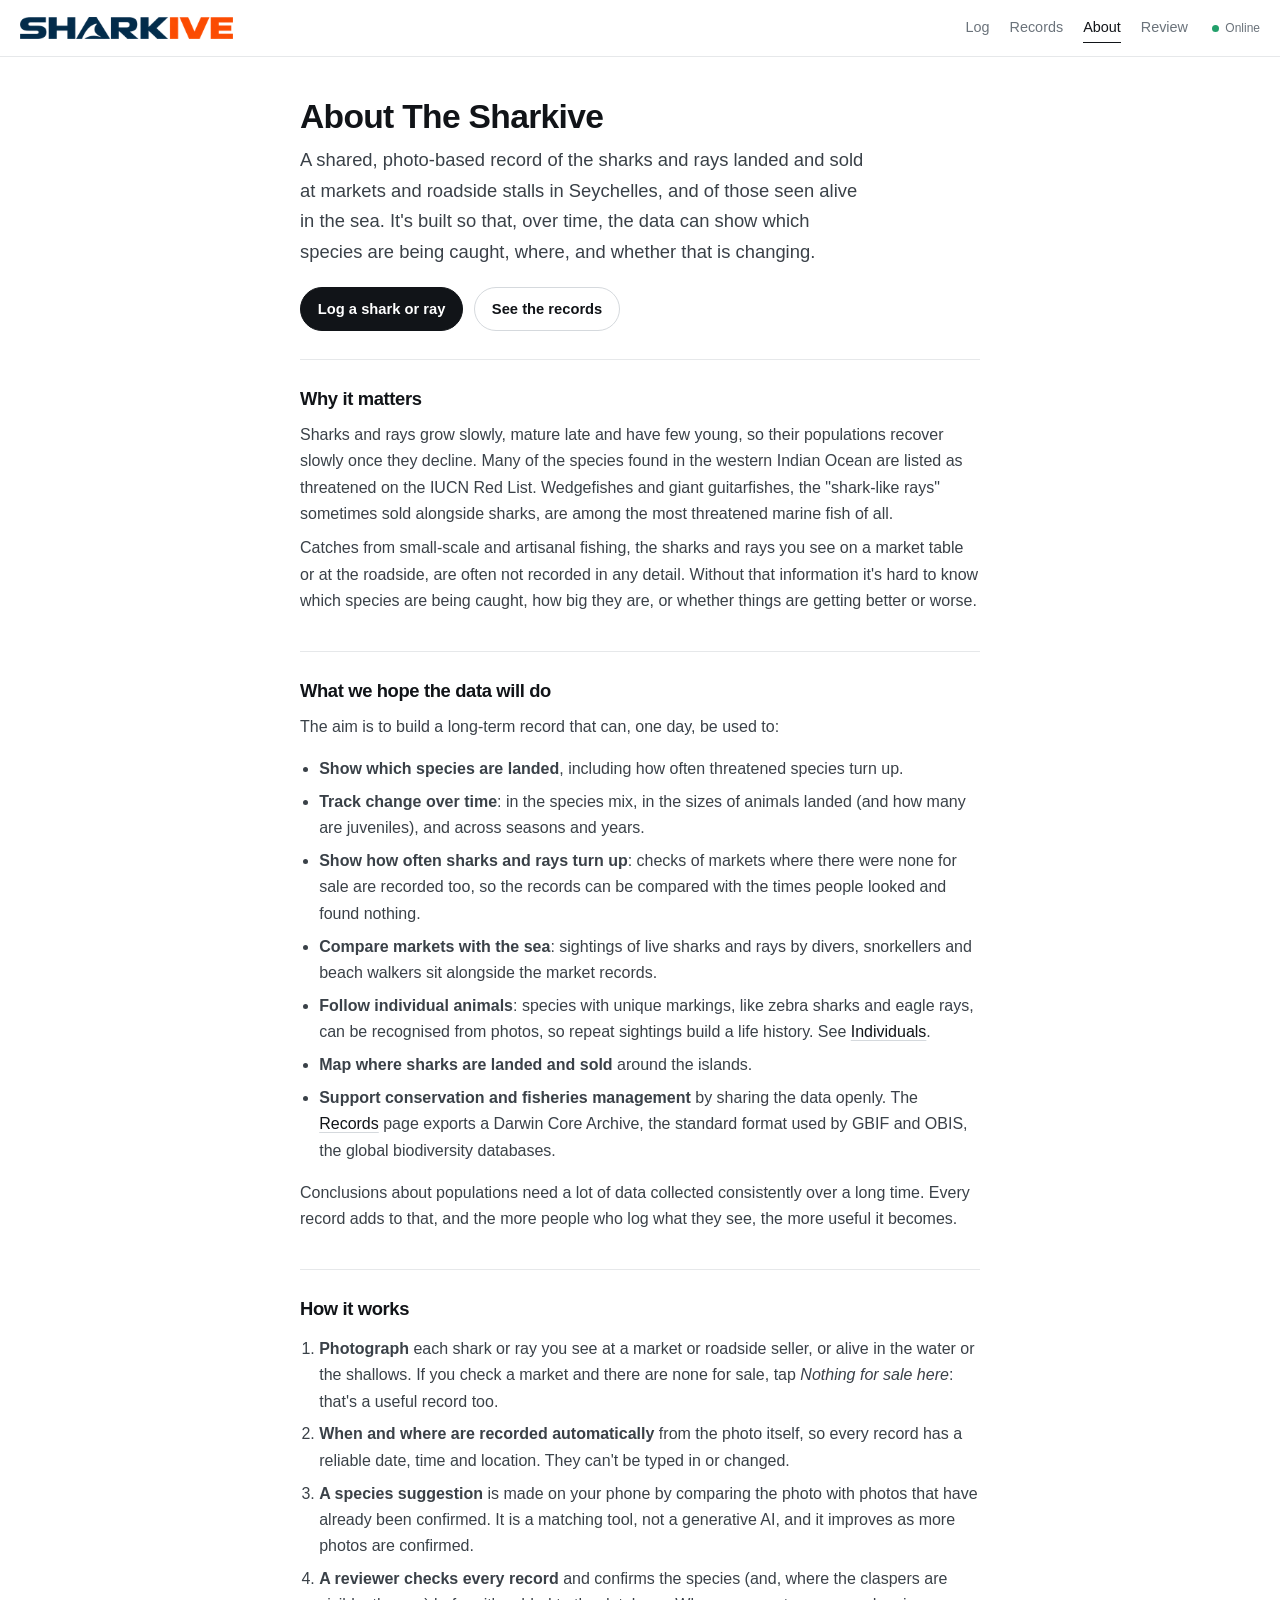
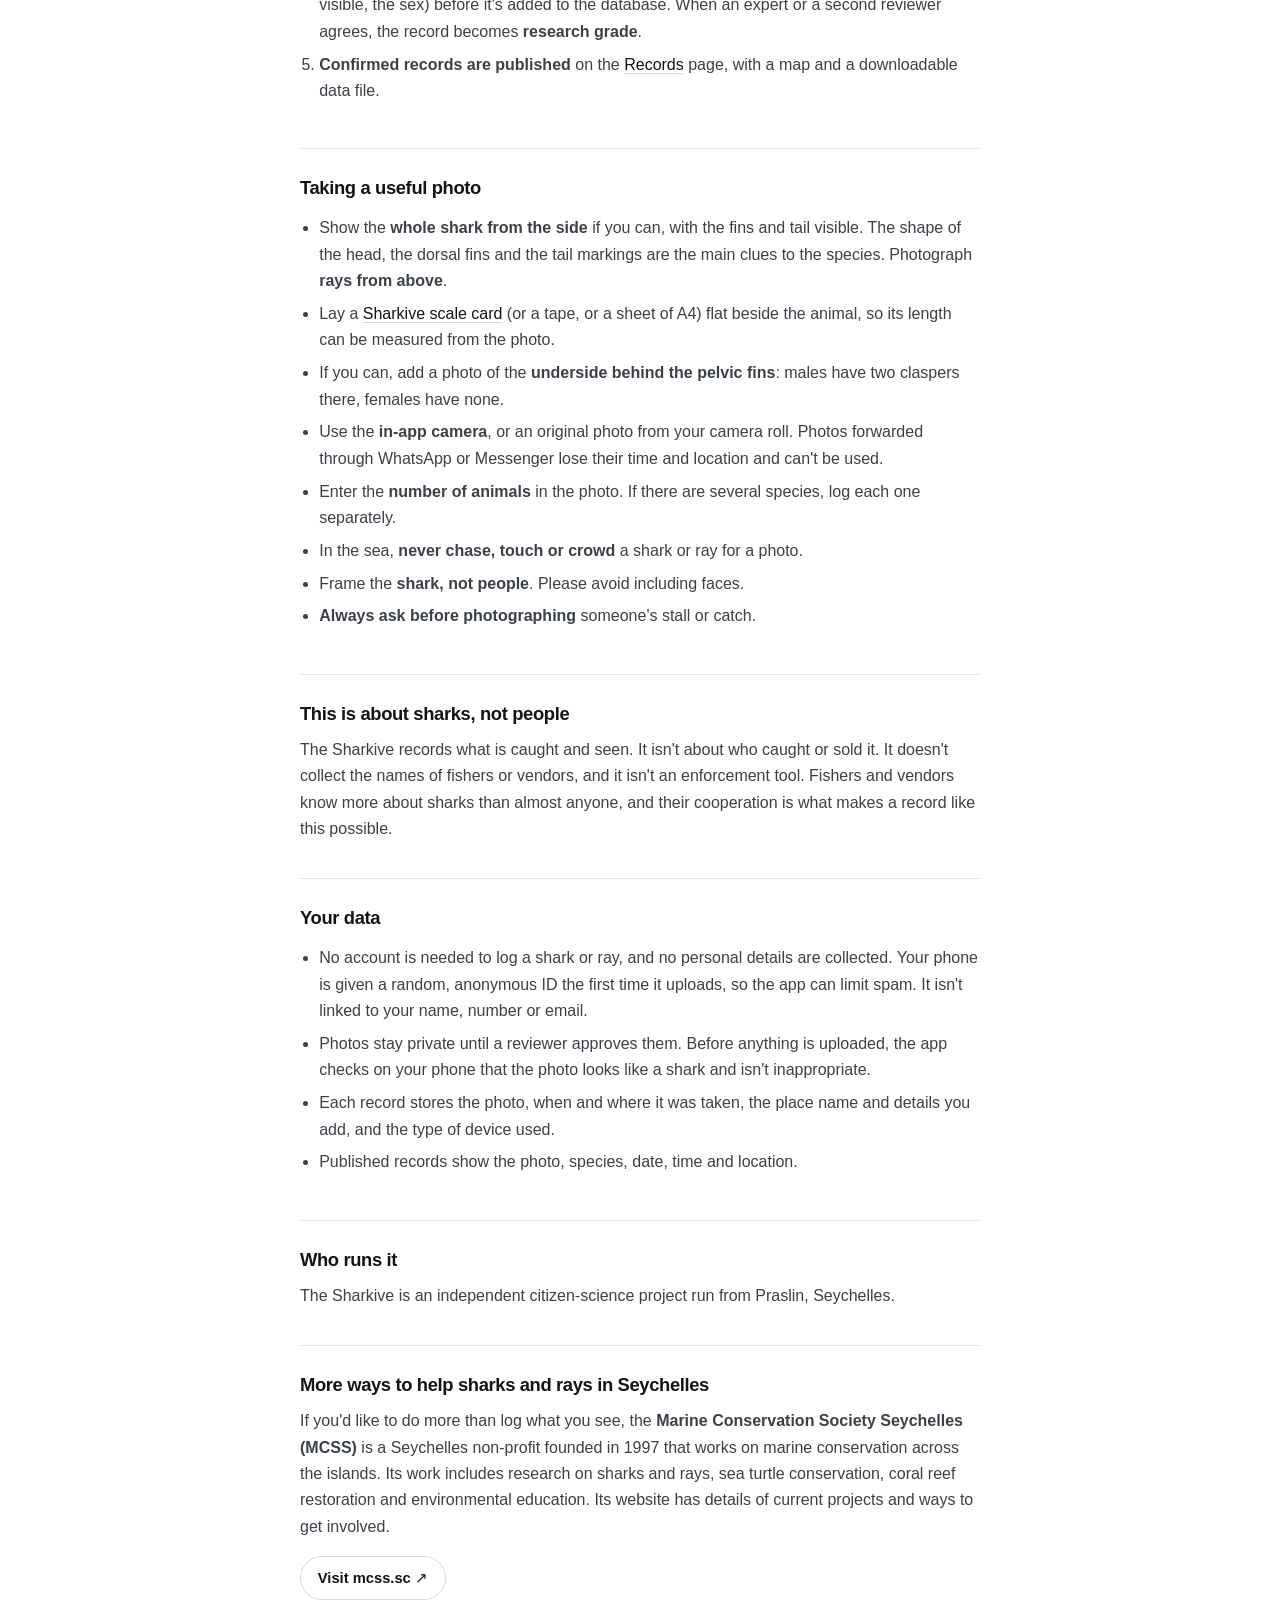
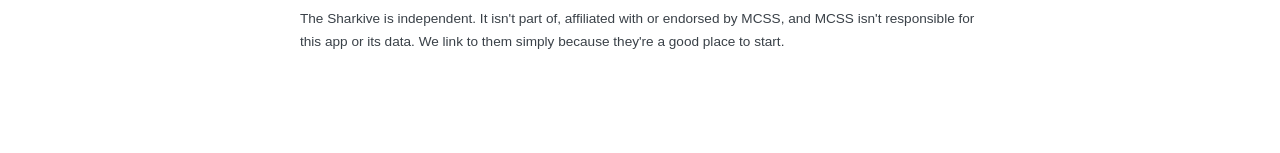
<file: about.html>
<!doctype html>
<html lang="en">
<head>
  <meta charset="utf-8">
  <meta name="viewport" content="width=device-width, initial-scale=1, viewport-fit=cover">
  <title>The Sharkive — about the project</title>
  <meta name="description" content="The Sharkive is a citizen-science record of sharks and rays landed and sold at markets in Seychelles, and seen alive in the sea, building long-term data to understand their populations and support conservation.">
  <meta name="theme-color" content="#ffffff">
  <meta name="apple-mobile-web-app-title" content="Sharkive">
  <link rel="manifest" href="manifest.webmanifest">
  <link rel="icon" href="icons/favicon-a-64.png?v=1" type="image/png">
  <link rel="icon" href="icons/favicon-a-dark-64.png?v=1" type="image/png" media="(prefers-color-scheme: dark)">
  <link rel="apple-touch-icon" href="icons/icon-192.png">
  <link rel="stylesheet" href="css/app.css?v=6">
</head>
<body>
  <header class="top">
    <a class="brand" href="index.html" aria-label="The Sharkive"><img class="brand-logo" width="213" height="22" src="icons/sharkive-wordmark.png?v=2" alt="The Sharkive"><img class="brand-icon" width="30" height="30" src="icons/icon-192.png" alt=""></a>
    <nav>
      <a href="index.html" data-page="log">Log</a>
      <a href="records.html" data-page="records">Records</a>
      <a href="about.html" data-page="about">About</a>
      <a href="review.html" data-page="review">Review</a>
    </nav>
    <span id="status" class="status">…</span>
  </header>

  <main class="wrap about">
    <section class="card hero">
      <h1>About The Sharkive</h1>
      <p class="lead">A shared, photo-based record of the sharks and rays landed and sold at markets and roadside stalls in Seychelles, and of those seen alive in the sea. It's built so that, over time, the data can show which species are being caught, where, and whether that is changing.</p>
      <a class="btn primary" href="index.html">Log a shark or ray</a>
      <a class="btn" href="records.html">See the records</a>
    </section>

    <section class="card">
      <h2>Why it matters</h2>
      <p>Sharks and rays grow slowly, mature late and have few young, so their populations recover slowly once they decline. Many of the species found in the western Indian Ocean are listed as threatened on the IUCN Red List. Wedgefishes and giant guitarfishes, the "shark-like rays" sometimes sold alongside sharks, are among the most threatened marine fish of all.</p>
      <p>Catches from small-scale and artisanal fishing, the sharks and rays you see on a market table or at the roadside, are often not recorded in any detail. Without that information it's hard to know which species are being caught, how big they are, or whether things are getting better or worse.</p>
    </section>

    <section class="card">
      <h2>What we hope the data will do</h2>
      <p>The aim is to build a long-term record that can, one day, be used to:</p>
      <ul>
        <li><strong>Show which species are landed</strong>, including how often threatened species turn up.</li>
        <li><strong>Track change over time</strong>: in the species mix, in the sizes of animals landed (and how many are juveniles), and across seasons and years.</li>
        <li><strong>Show how often sharks and rays turn up</strong>: checks of markets where there were none for sale are recorded too, so the records can be compared with the times people looked and found nothing.</li>
        <li><strong>Compare markets with the sea</strong>: sightings of live sharks and rays by divers, snorkellers and beach walkers sit alongside the market records.</li>
        <li><strong>Follow individual animals</strong>: species with unique markings, like zebra sharks and eagle rays, can be recognised from photos, so repeat sightings build a life history. See <a href="individuals.html">Individuals</a>.</li>
        <li><strong>Map where sharks are landed and sold</strong> around the islands.</li>
        <li><strong>Support conservation and fisheries management</strong> by sharing the data openly. The <a href="records.html">Records</a> page exports a Darwin Core Archive, the standard format used by GBIF and OBIS, the global biodiversity databases.</li>
      </ul>
      <p>Conclusions about populations need a lot of data collected consistently over a long time. Every record adds to that, and the more people who log what they see, the more useful it becomes.</p>
    </section>

    <section class="card">
      <h2>How it works</h2>
      <ol class="steps">
        <li><strong>Photograph</strong> each shark or ray you see at a market or roadside seller, or alive in the water or the shallows. If you check a market and there are none for sale, tap <em>Nothing for sale here</em>: that's a useful record too.</li>
        <li><strong>When and where are recorded automatically</strong> from the photo itself, so every record has a reliable date, time and location. They can't be typed in or changed.</li>
        <li><strong>A species suggestion</strong> is made on your phone by comparing the photo with photos that have already been confirmed. It is a matching tool, not a generative AI, and it improves as more photos are confirmed.</li>
        <li><strong>A reviewer checks every record</strong> and confirms the species (and, where the claspers are visible, the sex) before it's added to the database. When an expert or a second reviewer agrees, the record becomes <strong>research grade</strong>.</li>
        <li><strong>Confirmed records are published</strong> on the <a href="records.html">Records</a> page, with a map and a downloadable data file.</li>
      </ol>
    </section>

    <section class="card">
      <h2>Taking a useful photo</h2>
      <ul>
        <li>Show the <strong>whole shark from the side</strong> if you can, with the fins and tail visible. The shape of the head, the dorsal fins and the tail markings are the main clues to the species. Photograph <strong>rays from above</strong>.</li>
        <li>Lay a <a href="scale-card.html">Sharkive scale card</a> (or a tape, or a sheet of A4) flat beside the animal, so its length can be measured from the photo.</li>
        <li>If you can, add a photo of the <strong>underside behind the pelvic fins</strong>: males have two claspers there, females have none.</li>
        <li>Use the <strong>in-app camera</strong>, or an original photo from your camera roll. Photos forwarded through WhatsApp or Messenger lose their time and location and can't be used.</li>
        <li>Enter the <strong>number of animals</strong> in the photo. If there are several species, log each one separately.</li>
        <li>In the sea, <strong>never chase, touch or crowd</strong> a shark or ray for a photo.</li>
        <li>Frame the <strong>shark, not people</strong>. Please avoid including faces.</li>
        <li><strong>Always ask before photographing</strong> someone's stall or catch.</li>
      </ul>
    </section>

    <section class="card">
      <h2>This is about sharks, not people</h2>
      <p>The Sharkive records what is caught and seen. It isn't about who caught or sold it. It doesn't collect the names of fishers or vendors, and it isn't an enforcement tool. Fishers and vendors know more about sharks than almost anyone, and their cooperation is what makes a record like this possible.</p>
    </section>

    <section class="card">
      <h2>Your data</h2>
      <ul>
        <li>No account is needed to log a shark or ray, and no personal details are collected. Your phone is given a random, anonymous ID the first time it uploads, so the app can limit spam. It isn't linked to your name, number or email.</li>
        <li>Photos stay private until a reviewer approves them. Before anything is uploaded, the app checks on your phone that the photo looks like a shark and isn't inappropriate.</li>
        <li>Each record stores the photo, when and where it was taken, the place name and details you add, and the type of device used.</li>
        <li>Published records show the photo, species, date, time and location.</li>
      </ul>
    </section>

    <section class="card">
      <h2>Who runs it</h2>
      <p>The Sharkive is an independent citizen-science project run from Praslin, Seychelles.</p>
      <!-- Add a contact email here. -->
    </section>

    <section class="card signpost" id="more-ways">
      <h2>More ways to help sharks and rays in Seychelles</h2>
      <p>If you'd like to do more than log what you see, the <strong>Marine Conservation Society Seychelles (MCSS)</strong> is a Seychelles non-profit founded in 1997 that works on marine conservation across the islands. Its work includes research on sharks and rays, sea turtle conservation, coral reef restoration and environmental education. Its website has details of current projects and ways to get involved.</p>
      <a class="btn" href="https://www.mcss.sc/" target="_blank" rel="noopener">Visit mcss.sc ↗</a>
      <p class="small muted">The Sharkive is independent. It isn't part of, affiliated with or endorsed by MCSS, and MCSS isn't responsible for this app or its data. We link to them simply because they're a good place to start.</p>
    </section>
  </main>

  <script type="module">
    import { initShell } from './js/app.js?v=16';
    initShell('about');
  </script>
</body>
</html>
</file>
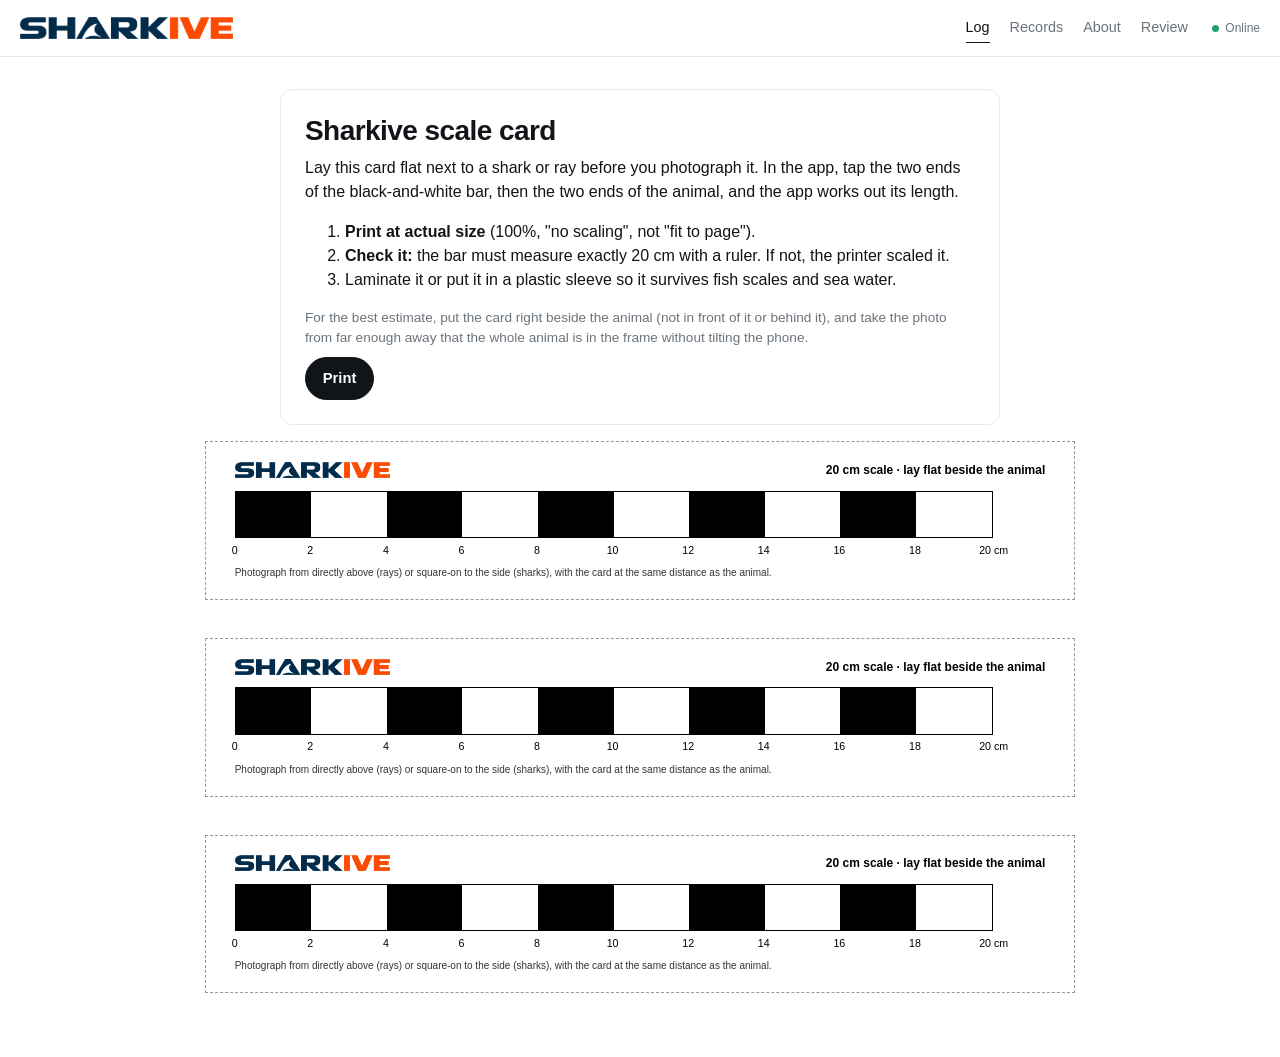
<file: scale-card.html>
<!doctype html>
<html lang="en">
<head>
  <meta charset="utf-8">
  <meta name="viewport" content="width=device-width, initial-scale=1, viewport-fit=cover">
  <title>The Sharkive — scale card</title>
  <meta name="description" content="Printable scale card for measuring sharks and rays from photos.">
  <meta name="theme-color" content="#ffffff">
  <meta name="apple-mobile-web-app-title" content="Sharkive">
  <link rel="manifest" href="manifest.webmanifest">
  <link rel="icon" href="icons/favicon-a-64.png?v=1" type="image/png">
  <link rel="icon" href="icons/favicon-a-dark-64.png?v=1" type="image/png" media="(prefers-color-scheme: dark)">
  <link rel="apple-touch-icon" href="icons/icon-192.png">
  <link rel="stylesheet" href="css/app.css?v=6">
  <style>@page { size: A4 landscape; margin: 10mm; }</style>
</head>
<body>
  <header class="top">
    <a class="brand" href="index.html" aria-label="The Sharkive"><img class="brand-logo" width="213" height="22" src="icons/sharkive-wordmark.png?v=2" alt="The Sharkive"><img class="brand-icon" width="30" height="30" src="icons/icon-192.png" alt=""></a>
    <nav>
      <a href="index.html" data-page="log">Log</a>
      <a href="records.html" data-page="records">Records</a>
      <a href="about.html" data-page="about">About</a>
      <a href="review.html" data-page="review">Review</a>
    </nav>
    <span id="status" class="status">…</span>
  </header>

  <main class="wrap wide-wrap">
    <section class="card no-print" style="max-width:720px;margin:0 auto 1rem">
      <h1>Sharkive scale card</h1>
      <p>Lay this card flat next to a shark or ray before you photograph it. In the app, tap the two ends of the black-and-white bar, then the two ends of the animal, and the app works out its length.</p>
      <ol>
        <li><strong>Print at actual size</strong> (100%, "no scaling", not "fit to page").</li>
        <li><strong>Check it:</strong> the bar must measure exactly 20 cm with a ruler. If not, the printer scaled it.</li>
        <li>Laminate it or put it in a plastic sleeve so it survives fish scales and sea water.</li>
      </ol>
      <p class="small muted">For the best estimate, put the card right beside the animal (not in front of it or behind it), and take the photo from far enough away that the whole animal is in the frame without tilting the phone.</p>
      <button class="btn primary" onclick="window.print()">Print</button>
    </section>
    <section class="sheet">
      <div class="scale-card">
        <div class="sc-head"><img src="icons/sharkive-wordmark.png?v=2" alt="The Sharkive" height="16"><span>20 cm scale · lay flat beside the animal</span></div>
        <div class="sc-bar"><span class="b"></span><span class="w"></span><span class="b"></span><span class="w"></span><span class="b"></span><span class="w"></span><span class="b"></span><span class="w"></span><span class="b"></span><span class="w"></span></div>
        <div class="sc-ticks"><span>0</span><span>2</span><span>4</span><span>6</span><span>8</span><span>10</span><span>12</span><span>14</span><span>16</span><span>18</span><span>20 cm</span></div>
        <div class="sc-foot">Photograph from directly above (rays) or square-on to the side (sharks), with the card at the same distance as the animal.</div>
      </div>
      <div class="scale-card">
        <div class="sc-head"><img src="icons/sharkive-wordmark.png?v=2" alt="The Sharkive" height="16"><span>20 cm scale · lay flat beside the animal</span></div>
        <div class="sc-bar"><span class="b"></span><span class="w"></span><span class="b"></span><span class="w"></span><span class="b"></span><span class="w"></span><span class="b"></span><span class="w"></span><span class="b"></span><span class="w"></span></div>
        <div class="sc-ticks"><span>0</span><span>2</span><span>4</span><span>6</span><span>8</span><span>10</span><span>12</span><span>14</span><span>16</span><span>18</span><span>20 cm</span></div>
        <div class="sc-foot">Photograph from directly above (rays) or square-on to the side (sharks), with the card at the same distance as the animal.</div>
      </div>
      <div class="scale-card">
        <div class="sc-head"><img src="icons/sharkive-wordmark.png?v=2" alt="The Sharkive" height="16"><span>20 cm scale · lay flat beside the animal</span></div>
        <div class="sc-bar"><span class="b"></span><span class="w"></span><span class="b"></span><span class="w"></span><span class="b"></span><span class="w"></span><span class="b"></span><span class="w"></span><span class="b"></span><span class="w"></span></div>
        <div class="sc-ticks"><span>0</span><span>2</span><span>4</span><span>6</span><span>8</span><span>10</span><span>12</span><span>14</span><span>16</span><span>18</span><span>20 cm</span></div>
        <div class="sc-foot">Photograph from directly above (rays) or square-on to the side (sharks), with the card at the same distance as the animal.</div>
      </div>
    </section>
  </main>

  <script type="module">
    import { initShell } from './js/app.js?v=16';
    initShell('log');
  </script>
</body>
</html>
</file>
<file: css/app.css>
/* The Sharkive — minimal theme */
:root {
  --ink: #111418; --ink-2: #3a4148; --muted: #6b737b; --faint: #9aa1a8;
  --bg: #ffffff; --surface: #ffffff; --soft: #f5f6f7; --line: #e6e8ea; --line-2: #d5d9dd;
  --accent: #0e7c74; --accent-soft: #e7f3f2;
  --danger: #b42318; --danger-soft: #fdf1f0; --warn: #8a5a00; --warn-soft: #fdf6e7;
  --radius: 12px; --radius-sm: 8px;
  font-family: -apple-system, BlinkMacSystemFont, "SF Pro Text", "Inter", "Segoe UI", Roboto, sans-serif;
  font-size: 16px; line-height: 1.5; color: var(--ink); background: var(--bg);
  -webkit-font-smoothing: antialiased; text-rendering: optimizeLegibility;
}
* { box-sizing: border-box; }
[hidden] { display: none !important; }
body { margin: 0; min-height: 100vh; }
h1, h2, h3 { letter-spacing: -0.02em; line-height: 1.2; font-weight: 650; }
h1 { font-size: 1.75rem; margin: 0 0 .5rem; }
h2 { font-size: 1.05rem; margin: 0 0 .75rem; }
h3 { font-size: .9rem; margin: 1.2rem 0 .4rem; color: var(--ink-2); }
p { margin: .5rem 0; }
a { color: var(--ink); text-underline-offset: 3px; text-decoration-color: var(--line-2); }
a:hover { text-decoration-color: currentColor; }
.muted { color: var(--muted); } .small { font-size: .85rem; } .mono { font-family: ui-monospace, "SF Mono", Menlo, monospace; word-break: break-all; }
.center { text-align: center; } .wide { width: 100%; }
pre { background: var(--soft); padding: .75rem; border-radius: var(--radius-sm); overflow: auto; font-size: .75rem; white-space: pre-wrap; }
:focus-visible { outline: 2px solid var(--accent); outline-offset: 2px; }

/* ---------- header ---------- */
.demo-banner { background: var(--soft); color: var(--muted); padding: .4rem 1rem; font-size: .8rem; text-align: center; border-bottom: 1px solid var(--line); }
.demo-banner code { font-size: .78rem; }
.top { position: sticky; top: 0; z-index: 1000; display: flex; align-items: center; gap: 1.5rem;
  padding: .85rem 1.25rem; padding-top: max(.85rem, env(safe-area-inset-top));
  background: rgba(255,255,255,.88); backdrop-filter: saturate(180%) blur(12px); -webkit-backdrop-filter: saturate(180%) blur(12px);
  border-bottom: 1px solid var(--line); }
.brand { flex: none; display: flex; align-items: center; gap: .5rem; color: var(--ink); text-decoration: none; font-weight: 650; letter-spacing: -0.02em; }
.brand img.brand-logo { height: 22px; width: auto; max-width: none; flex: none; display: block; border-radius: 0; }
.brand img.brand-icon { display: none; width: 30px; height: 30px; flex: none; border-radius: 7px; }
nav { display: flex; gap: 1.25rem; margin-left: auto; }
nav a { color: var(--muted); text-decoration: none; font-size: .9rem; padding: .2rem 0; border-bottom: 1.5px solid transparent; }
nav a:hover { color: var(--ink); }
nav a.active { color: var(--ink); border-bottom-color: var(--ink); }
.status { font-size: .75rem; color: var(--muted); white-space: nowrap; display: inline-flex; align-items: center; gap: .4rem; }
.status::before { content: ""; width: 7px; height: 7px; border-radius: 50%; background: var(--faint); }
.status.online::before { background: #22a06b; } .status.offline::before { background: #e2a400; }
.status.has-queue { cursor: pointer; color: var(--ink); border: 1px solid var(--line-2); border-radius: 999px; padding: .2rem .6rem; }
.status.has-error { color: var(--danger); border-color: #f1c6c2; background: var(--danger-soft); }
.status.has-error::before { background: var(--danger); }
@media (max-width: 600px) {
  .top { gap: .6rem; padding-left: .9rem; padding-right: .9rem; }
  .brand img.brand-logo { display: none; } .brand img.brand-icon { display: block; }
  nav { gap: .85rem; overflow-x: auto; scrollbar-width: none; }
  nav a { font-size: .85rem; white-space: nowrap; }
  .status { display: none; } .status.has-queue { display: inline-flex; }
}

/* ---------- layout ---------- */
.wrap { max-width: 720px; margin: 0 auto; padding: 2rem 1.25rem 4rem; } .wide-wrap { max-width: 1160px; }
.card { background: var(--surface); border: 1px solid var(--line); border-radius: var(--radius); padding: 1.5rem; margin-bottom: 1rem; }
.narrow { max-width: 400px; margin: 3rem auto; }
.grid2 { display: grid; grid-template-columns: 1fr 1fr; gap: 1.5rem; } .grid2.tight { gap: .75rem; }
.grid3 { display: grid; grid-template-columns: repeat(3, 1fr); gap: .75rem; }
@media (max-width: 680px) { .grid2, .grid3 { grid-template-columns: 1fr; } .wrap { padding-top: 1.25rem; } .card { padding: 1.15rem; } }

/* ---------- controls ---------- */
.btn { display: inline-flex; align-items: center; justify-content: center; gap: .4rem; border: 1px solid var(--line-2); background: var(--surface);
  color: var(--ink); padding: .62rem 1.05rem; border-radius: 999px; font: inherit; font-size: .92rem; font-weight: 550; cursor: pointer;
  text-decoration: none; transition: background .15s, border-color .15s, color .15s; }
.btn:hover:not(:disabled) { border-color: var(--ink-2); }
.btn:disabled { opacity: .4; cursor: not-allowed; }
.btn.primary { background: var(--ink); border-color: var(--ink); color: #fff; } .btn.primary:hover:not(:disabled) { background: #000; }
.btn.danger { color: var(--danger); border-color: #efc4bf; } .btn.danger:hover:not(:disabled) { background: var(--danger-soft); border-color: var(--danger); }
.btn.ghost { background: transparent; border-color: transparent; color: var(--muted); } .btn.ghost:hover:not(:disabled) { color: var(--ink); border-color: transparent; }
.btn.big { padding: .9rem 1.4rem; font-size: 1rem; }
.small-btn { margin-top: .5rem; font-size: .82rem; padding: .3rem .4rem; }
.btn-row { display: flex; gap: .5rem; flex-wrap: wrap; align-items: center; margin-top: .75rem; }
#step-photo .btn-row .btn { flex: 1 1 220px; }

.field { display: block; font-size: .8rem; font-weight: 550; color: var(--muted); margin: .9rem 0; }
.field input, .field select, .field textarea, select { display: block; width: 100%; margin-top: .35rem; font: inherit; font-size: .95rem; font-weight: 400;
  color: var(--ink); padding: .65rem .75rem; border: 1px solid var(--line-2); border-radius: var(--radius-sm); background: var(--surface);
  transition: border-color .15s, box-shadow .15s; -webkit-appearance: none; appearance: none; }
select { background-image: linear-gradient(45deg, transparent 50%, var(--muted) 50%), linear-gradient(135deg, var(--muted) 50%, transparent 50%);
  background-position: calc(100% - 16px) 55%, calc(100% - 11px) 55%; background-size: 5px 5px; background-repeat: no-repeat; padding-right: 2rem; }
.field input:focus, .field select:focus, .field textarea:focus, select:focus { outline: none; border-color: var(--ink-2); box-shadow: 0 0 0 3px rgba(17,20,24,.06); }
.toolbar select { width: auto; margin: 0; padding-top: .5rem; padding-bottom: .5rem; border-radius: 999px; }

/* ---------- content blocks ---------- */
.preview { width: 100%; border-radius: var(--radius-sm); display: block; background: var(--soft); max-height: 460px; object-fit: contain; }
.preview.big { max-height: 75vh; }
.kv { display: grid; grid-template-columns: 120px 1fr; gap: .1rem .75rem; padding: .6rem 0; border-bottom: 1px solid var(--line); font-size: .92rem; }
.kv:last-child { border-bottom: 0; }
.kv span { color: var(--muted); font-size: .8rem; padding-top: .1rem; } .kv strong { font-weight: 550; }
.kv em { grid-column: 2; font-size: .76rem; color: var(--faint); font-style: normal; }
.bad { color: var(--danger); }
.errors, .warnings { border-radius: var(--radius-sm); padding: .6rem .85rem; margin: .75rem 0; font-size: .86rem; border: 1px solid; }
.errors { background: var(--danger-soft); color: #7a1a12; border-color: #f3d2ce; }
.warnings { background: var(--warn-soft); color: var(--warn); border-color: #f1e2bd; }
.errors p, .warnings p { margin: .2rem 0; } .warn-text { color: var(--warn); font-weight: 550; }

.map { height: 240px; border-radius: var(--radius-sm); margin-top: .75rem; background: var(--soft); z-index: 0; border: 1px solid var(--line); }
.small-map { height: 180px; } .big-map { height: 340px; margin-bottom: 1.25rem; }
.leaflet-container { font-family: inherit; }

/* ---------- camera ---------- */
.camera { position: fixed; inset: 0; background: #000; z-index: 2000; display: flex; flex-direction: column; }
.camera video { flex: 1; width: 100%; object-fit: cover; min-height: 0; }
.camera-bar { padding: 1rem 1rem max(1.25rem, env(safe-area-inset-bottom)); background: #000; color: #fff; text-align: center; }
.camera-buttons { display: flex; align-items: center; justify-content: space-between; max-width: 400px; margin: .9rem auto 0; }
.camera .btn.ghost { color: #fff; width: 72px; }
.shutter { width: 70px; height: 70px; border-radius: 50%; border: 4px solid #fff; background: #fff; box-shadow: inset 0 0 0 3px #000; cursor: pointer; }
.shutter:active { transform: scale(.95); } .shutter:disabled { opacity: .4; }
.gps { font-size: .8rem; padding: .25rem .7rem; border-radius: 999px; border: 1px solid #333; color: #ddd; }
.gps.ok { border-color: #22a06b; color: #b7f0d3; } .gps.wait { border-color: #a07800; color: #f3dc9b; }

/* ---------- identification ---------- */
.ai-box { margin-bottom: .5rem; }
.ai-choice { display: grid; grid-template-columns: 1fr 90px 44px; grid-template-rows: auto auto; align-items: center; gap: .35rem .75rem; width: 100%;
  text-align: left; border: 1px solid var(--line); background: var(--surface); border-radius: var(--radius-sm); padding: .7rem .8rem; margin: .4rem 0;
  cursor: pointer; font: inherit; transition: border-color .15s; }
.ai-choice:hover { border-color: var(--line-2); }
.ai-choice.chosen { border-color: var(--ink); box-shadow: 0 0 0 1px var(--ink); }
.ai-name { font-weight: 550; } .ai-name i { color: var(--muted); font-size: .85rem; font-weight: 400; } .ai-choice .iucn { grid-column: 1 / -1; justify-self: start; }
.bar { height: 4px; background: var(--soft); border-radius: 99px; overflow: hidden; } .bar span { display: block; height: 100%; background: var(--accent); }
.pct { font-weight: 600; font-size: .85rem; text-align: right; font-variant-numeric: tabular-nums; }
.ai-list { margin: .25rem 0 .75rem; padding-left: 1.2rem; font-size: .9rem; }

.iucn { display: inline-flex; align-items: center; gap: .35rem; font-size: .72rem; font-weight: 600; padding: .15rem .55rem; border-radius: 999px; letter-spacing: .01em; }
.iucn::before { content: ""; width: 6px; height: 6px; border-radius: 50%; background: currentColor; }
.iucn-cr { background: #fdecec; color: #b42318; } .iucn-en { background: #fff1e6; color: #c4520e; } .iucn-vu { background: #fdf7e1; color: #8a6a00; }
.iucn-nt { background: #f0f7e4; color: #4f7a12; } .iucn-lc { background: #e8f6ee; color: #1d7a45; } .iucn-dd, .iucn-ne { background: var(--soft); color: var(--muted); }

.spinner { display: inline-block; width: 13px; height: 13px; border: 1.5px solid var(--line-2); border-top-color: var(--ink); border-radius: 50%;
  animation: spin .7s linear infinite; vertical-align: -2px; margin-right: .35rem; }
@keyframes spin { to { transform: rotate(360deg); } }

.toast { position: fixed; left: 50%; bottom: 1.5rem; transform: translate(-50%, 160%); background: var(--ink); color: #fff; padding: .7rem 1.1rem;
  border-radius: 999px; z-index: 3000; transition: transform .25s ease; max-width: 92vw; font-size: .88rem; }
.toast.show { transform: translate(-50%, 0); } .toast-err { background: var(--danger); } .toast-warn { background: #7a5200; }

/* ---------- review ---------- */
.toolbar { display: flex; align-items: center; gap: 1rem; flex-wrap: wrap; margin-bottom: 1.25rem; } .toolbar h1 { margin: 0; flex: 1; }
.toolbar .btn-row { margin-top: 0; }
.tabs { display: flex; gap: .25rem; flex: 1; flex-wrap: wrap; }
.tab { border: 1px solid transparent; background: transparent; color: var(--muted); padding: .45rem .9rem; border-radius: 999px; font: inherit; font-size: .9rem; cursor: pointer; }
.tab:hover { color: var(--ink); }
.tab.active { background: var(--soft); color: var(--ink); border-color: var(--line); font-weight: 550; }
.count { background: var(--ink); color: #fff; border-radius: 99px; padding: 0 .45rem; font-size: .72rem; margin-left: .2rem; } .count:empty { display: none; }
.review-grid { display: grid; grid-template-columns: 1.1fr 1fr 1fr; gap: 1.5rem; }
@media (max-width: 960px) { .review-grid { grid-template-columns: 1fr; } }
.table { width: 100%; border-collapse: collapse; font-size: .9rem; } .table td, .table th { text-align: left; padding: .6rem .5rem; border-bottom: 1px solid var(--line); }
.table th { font-weight: 550; color: var(--muted); font-size: .8rem; }
.purge-bar { display: flex; align-items: center; justify-content: space-between; gap: 1rem; flex-wrap: wrap; font-size: .9rem; color: var(--ink-2); }
.purge-bar .btn { margin: 0; }

/* ---------- records ---------- */
.stats { display: grid; grid-template-columns: repeat(auto-fit, minmax(140px, 1fr)); gap: 0; margin-bottom: 1.25rem;
  border: 1px solid var(--line); border-radius: var(--radius); overflow: hidden; }
@media (max-width: 680px) { .stats { grid-template-columns: repeat(2, 1fr); } }
.stat { padding: 1rem 1.15rem; border-right: 1px solid var(--line); border-bottom: 1px solid var(--line); margin: 0 -1px -1px 0; }
.stat b { display: block; font-size: 1.6rem; font-weight: 650; letter-spacing: -0.03em; font-variant-numeric: tabular-nums; }
.stat span { font-size: .78rem; color: var(--muted); }
.record-grid { display: grid; grid-template-columns: repeat(auto-fill, minmax(230px, 1fr)); gap: 1rem; }
.record-card { background: var(--surface); border: 1px solid var(--line); border-radius: var(--radius); overflow: hidden; text-decoration: none; color: inherit;
  display: flex; flex-direction: column; transition: border-color .15s, transform .15s; }
.record-card:hover { border-color: var(--line-2); transform: translateY(-1px); }
.record-card img { width: 100%; aspect-ratio: 4/3; object-fit: cover; background: var(--soft); }
.record-card div { padding: .8rem .9rem 1rem; display: flex; flex-direction: column; gap: .3rem; align-items: flex-start; }
.detail-grid { display: grid; grid-template-columns: 1.3fr 1fr; gap: 1.5rem; margin-top: 1rem; }
@media (max-width: 860px) { .detail-grid { grid-template-columns: 1fr; } }
.species-card h1 { margin-bottom: .2rem; } .species-card .sci { margin: 0 0 .75rem; color: var(--muted); }
.big-text { font-size: 1.05rem; font-weight: 550; margin: .2rem 0; }

/* ---------- upload queue panel ---------- */
.queue-panel { position: fixed; top: 64px; right: 12px; left: 12px; max-width: 440px; margin-left: auto; max-height: 75vh; overflow: auto; z-index: 2500;
  background: var(--surface); border: 1px solid var(--line); border-radius: var(--radius); box-shadow: 0 12px 40px rgba(17,20,24,.12); padding: 1rem 1.15rem; }
.queue-head { display: flex; justify-content: space-between; align-items: center; }
.queue-item { border-top: 1px solid var(--line); padding: .75rem 0; }

/* ---------- about ---------- */
.about-link { display: flex; flex-direction: column; gap: .25rem; text-decoration: none; color: var(--ink); transition: border-color .15s; }
.about-link:hover { border-color: var(--line-2); }
.about-link strong { font-weight: 600; }
.about .card { border: 0; border-bottom: 1px solid var(--line); border-radius: 0; padding: 1.75rem 0; margin: 0; }
.about .card:last-child { border-bottom: 0; }
.about h2 { font-size: 1.15rem; }
.about p, .about li { line-height: 1.65; color: var(--ink-2); }
.about ul, .about ol { padding-left: 1.2rem; } .about li { margin: .4rem 0; }
.about .hero { padding-top: .5rem; }
.about .hero h1 { font-size: 2.1rem; }
.about .lead { font-size: 1.15rem; color: var(--ink-2); max-width: 36rem; }
.about .hero .btn { margin: .75rem .4rem 0 0; }

/* --- scaling update (Nov 2026) --- */
.captcha-box { position: fixed; left: 50%; bottom: 1rem; transform: translateX(-50%); z-index: 50; background: var(--surface); border: 1px solid var(--line); border-radius: var(--radius); padding: .75rem 1rem; box-shadow: 0 6px 24px rgba(0,0,0,.15); visibility: hidden; }
.captcha-box.show { visibility: visible; }
.captcha-box p { margin: 0 0 .5rem; }
.claim-bar { background: var(--soft); }
.history ul { margin: .4rem 0 0; padding-left: 1.1rem; }
.signup { margin-top: 1rem; }
.signup form { margin-top: .6rem; }

/* --- moderation (Nov 2026) --- */
.photo-wrap { position: relative; overflow: hidden; border-radius: var(--radius); }
.photo-wrap.blurred img { filter: blur(28px) saturate(.6); transform: scale(1.1); }
.photo-wrap.blurred a { pointer-events: none; }
.photo-wrap .reveal { position: absolute; inset: 0; display: flex; flex-direction: column; align-items: center; justify-content: center; gap: .3rem;
  background: rgba(0,0,0,.35); color: #fff; border: 0; font: inherit; cursor: pointer; text-align: center; padding: 1rem; }
.photo-wrap .reveal span { font-size: .85rem; opacity: .9; }
#screen-box { margin-bottom: .75rem; }

/* --- population data update (Nov 2026) --- */
.linklike { background: none; border: 0; padding: 0; font: inherit; color: var(--ink); text-decoration: underline; text-decoration-color: var(--line-2); text-underline-offset: 3px; cursor: pointer; }
.linklike:hover { text-decoration-color: currentColor; }
.danger-text { color: var(--danger) !important; }
.center-row { justify-content: center; }
.kind-grid { display: grid; grid-template-columns: repeat(auto-fill, minmax(150px, 1fr)); gap: .6rem; margin: 1rem 0; }
.kind-btn { display: flex; flex-direction: column; align-items: flex-start; gap: .35rem; text-align: left; font: inherit; font-size: .92rem; font-weight: 550;
  padding: .85rem .9rem; border: 1px solid var(--line-2); border-radius: var(--radius-sm); background: var(--surface); color: var(--ink); cursor: pointer; }
.kind-btn span { font-size: 1.4rem; line-height: 1; }
.kind-btn:hover { border-color: var(--ink-2); }
.kind-btn.chosen { border-color: var(--ink); box-shadow: 0 0 0 1px var(--ink); }
.visit-bar { border-color: var(--accent); background: var(--accent-soft); }
.visit-head { display: flex; align-items: center; gap: .85rem; }
.visit-head > div { flex: 1; display: flex; flex-direction: column; }
.visit-head .btn { margin: 0; }
.visit-icon { font-size: 1.6rem; }
fieldset.choice { border: 0; padding: 0; margin: .9rem 0; }
fieldset.choice legend { padding: 0; }
.seg { display: flex; gap: .4rem; flex-wrap: wrap; margin-top: .35rem; }
.seg label { display: inline-flex; align-items: center; gap: .35rem; padding: .5rem .8rem; border: 1px solid var(--line-2); border-radius: 999px;
  color: var(--ink); font-size: .9rem; font-weight: 500; cursor: pointer; }
.seg input { margin: 0; accent-color: var(--ink); }
.seg label:has(input:checked) { border-color: var(--ink); box-shadow: 0 0 0 1px var(--ink); }
.guide { margin-top: .5rem; color: var(--ink-2); font-weight: 400; }
.guide summary { cursor: pointer; color: var(--muted); }
.guide-body svg { width: 100%; max-width: 360px; display: block; margin: .5rem 0; color: var(--ink-2); }
.measure-box { background: var(--soft); border-radius: var(--radius-sm); padding: .75rem .9rem; margin: .5rem 0 .9rem; }
.measure-box .btn { margin-right: .5rem; }
.chip { display: inline-flex; align-items: center; gap: .3rem; font-size: .72rem; font-weight: 600; padding: .15rem .55rem; border-radius: 999px;
  background: var(--soft); color: var(--ink-2); }
.chip-research { background: #e7f3f2; color: #0e5f59; }
.chip-research::before { content: "✓✓"; letter-spacing: -.15em; margin-right: .1rem; }
.chip-verified::before { content: "✓"; }
.chip-ray { background: #eef0fb; color: #3a46a0; }
.chip-live { background: #e8f3fd; color: #1659a0; }
.chips { display: flex; gap: .3rem; flex-wrap: wrap; }
body.no-scroll { overflow: hidden; }

/* measuring and photo-ID screens */
.measure-overlay { position: fixed; inset: 0; z-index: 2600; background: #0b0d10; color: #fff; display: flex; flex-direction: column; }
.measure-top, .measure-bottom { padding: .75rem 1rem; }
.measure-bottom { padding-bottom: max(.9rem, env(safe-area-inset-bottom)); }
.measure-overlay .muted { color: #a9b0b7; }
.measure-overlay .warn-text { color: #f5c46b; }
.measure-step { font-size: .95rem; margin-bottom: .5rem; }
.measure-controls { display: flex; gap: .75rem; flex-wrap: wrap; font-size: .8rem; color: #c7ccd1; }
.measure-controls label { display: flex; flex-direction: column; gap: .2rem; }
.measure-controls select, .measure-controls input { width: auto; max-width: 78vw; margin: 0; padding: .4rem .6rem; font-size: .85rem; background-color: #1b1f24; color: #fff; border: 1px solid #3a4148; border-radius: 6px; }
.measure-stage { flex: 1; position: relative; min-height: 120px; touch-action: none; overflow: hidden; }
.measure-stage > canvas { position: absolute; inset: 0; cursor: crosshair; }
.loupe { position: absolute; width: 140px; height: 140px; border-radius: 50%; overflow: hidden; border: 2px solid #fff; box-shadow: 0 4px 16px rgba(0,0,0,.5); pointer-events: none; }
.m-len { font-size: 1.6rem; font-weight: 650; }
.measure-overlay .btn { background: #1b1f24; color: #fff; border-color: #3a4148; }
.measure-overlay .btn.primary { background: #fff; color: #000; border-color: #fff; }
.measure-overlay .btn.ghost { background: transparent; border-color: transparent; color: #c7ccd1; }
.pid-results { display: grid; grid-template-columns: repeat(auto-fill, minmax(150px, 1fr)); gap: .6rem; margin-top: .5rem; }
.pid-result { background: #1b1f24; border: 1px solid #3a4148; border-radius: 8px; padding: .5rem; font-size: .82rem; color: #fff; text-align: left; font-family: inherit; cursor: pointer; }
.pid-result img { width: 100%; aspect-ratio: 4/3; object-fit: cover; border-radius: 4px; background: #000; }
.pid-result.strong { border-color: #2dd4bf; }
.pid-result.chosen { box-shadow: 0 0 0 2px #fff; }
.measure-overlay .pid-panel { max-height: 40vh; overflow: auto; }

/* individuals, visits, partners */
.ind-grid { display: grid; grid-template-columns: repeat(auto-fill, minmax(200px, 1fr)); gap: 1rem; }
.signpost { border-left: 3px solid var(--accent); }
.signpost .btn { margin-top: .5rem; }
.effort-table td:nth-child(n+3), .effort-table th:nth-child(n+3) { text-align: right; font-variant-numeric: tabular-nums; }

/* printable scale card */
@media print { .top, .no-print, .demo-banner { display: none !important; } body { background: #fff; } .wrap { padding: 0; } }
.field .seg input[type=radio] { display: inline-block; width: auto; margin: 0; padding: 0; border: 0; -webkit-appearance: radio; appearance: auto; box-shadow: none; }
.live-head { margin-top: 1.75rem; padding-top: 1.5rem; border-top: 1px solid var(--line); }
.filters { margin-bottom: .5rem; justify-content: space-between; }
.check { display: inline-flex; align-items: center; gap: .4rem; color: var(--ink-2); cursor: pointer; }
.check input { width: auto; margin: 0; accent-color: var(--ink); }
.effort { margin-top: 2rem; }
.effort .toolbar { margin-bottom: .5rem; } .effort h2 { margin: 0; flex: 1; }
.effort-table tr.total td { font-weight: 650; border-top: 1px solid var(--line-2); }
.sheet { display: flex; flex-direction: column; gap: 10mm; align-items: center; margin-top: 1rem; }
.scale-card { width: 230mm; flex: none; border: 0.4mm dashed #999; padding: 5mm 7.5mm; background: #fff; color: #000; box-sizing: border-box; }
.sc-head { display: flex; justify-content: space-between; align-items: center; font-size: 9pt; font-weight: 600; margin-bottom: 3mm; }
.sc-bar { display: flex; width: 200mm; height: 12mm; border: 0.3mm solid #000; box-sizing: content-box; }
.sc-bar span { width: 20mm; height: 100%; } .sc-bar .b { background: #000; } .sc-bar .w { background: #fff; }
.sc-ticks { display: flex; justify-content: space-between; width: 206mm; margin-left: -3mm; font-size: 8pt; margin-top: 1mm; }
.sc-ticks span { width: 6mm; text-align: center; white-space: nowrap; }
.sc-foot { font-size: 7.5pt; margin-top: 2mm; color: #333; }
@media screen and (max-width: 900px) { .sheet { overflow-x: auto; align-items: flex-start; } }
@media print { .sc-bar .b { -webkit-print-color-adjust: exact; print-color-adjust: exact; } .scale-card { break-inside: avoid; } }
.dot { display: inline-block; width: 10px; height: 10px; border-radius: 50%; border: 2px solid #fff; box-shadow: 0 0 0 1px var(--line-2); vertical-align: -1px; }
.dot-rec { background: #0e7c74; } .dot-zero { background: #8a939b; }
#nothing-map { height: 160px; margin-top: .35rem; }
#nothing-where { color: var(--ink); font-weight: 400; margin-top: .3rem; }

/* review → People: owner's "Add a reviewer" form */
.add-reviewer { border-top: 1px solid var(--line, #e5e7eb); margin: 1rem 0; padding-top: .75rem; }
.add-reviewer h3 { margin: 0 0 .25rem; font-size: 1rem; }
.add-reviewer .btn-row { align-items: flex-end; }
.add-reviewer .field { margin: 0; flex: 1 1 10rem; }
.temp-pass { background: var(--soft); border: 1px solid var(--line); border-radius: 10px; padding: .75rem 1rem; margin: 1rem 0; }
.temp-pass code { font-size: 1.05rem; padding: .1rem .35rem; background: #fff; border: 1px solid var(--line); border-radius: 6px; user-select: all; }
</file>
